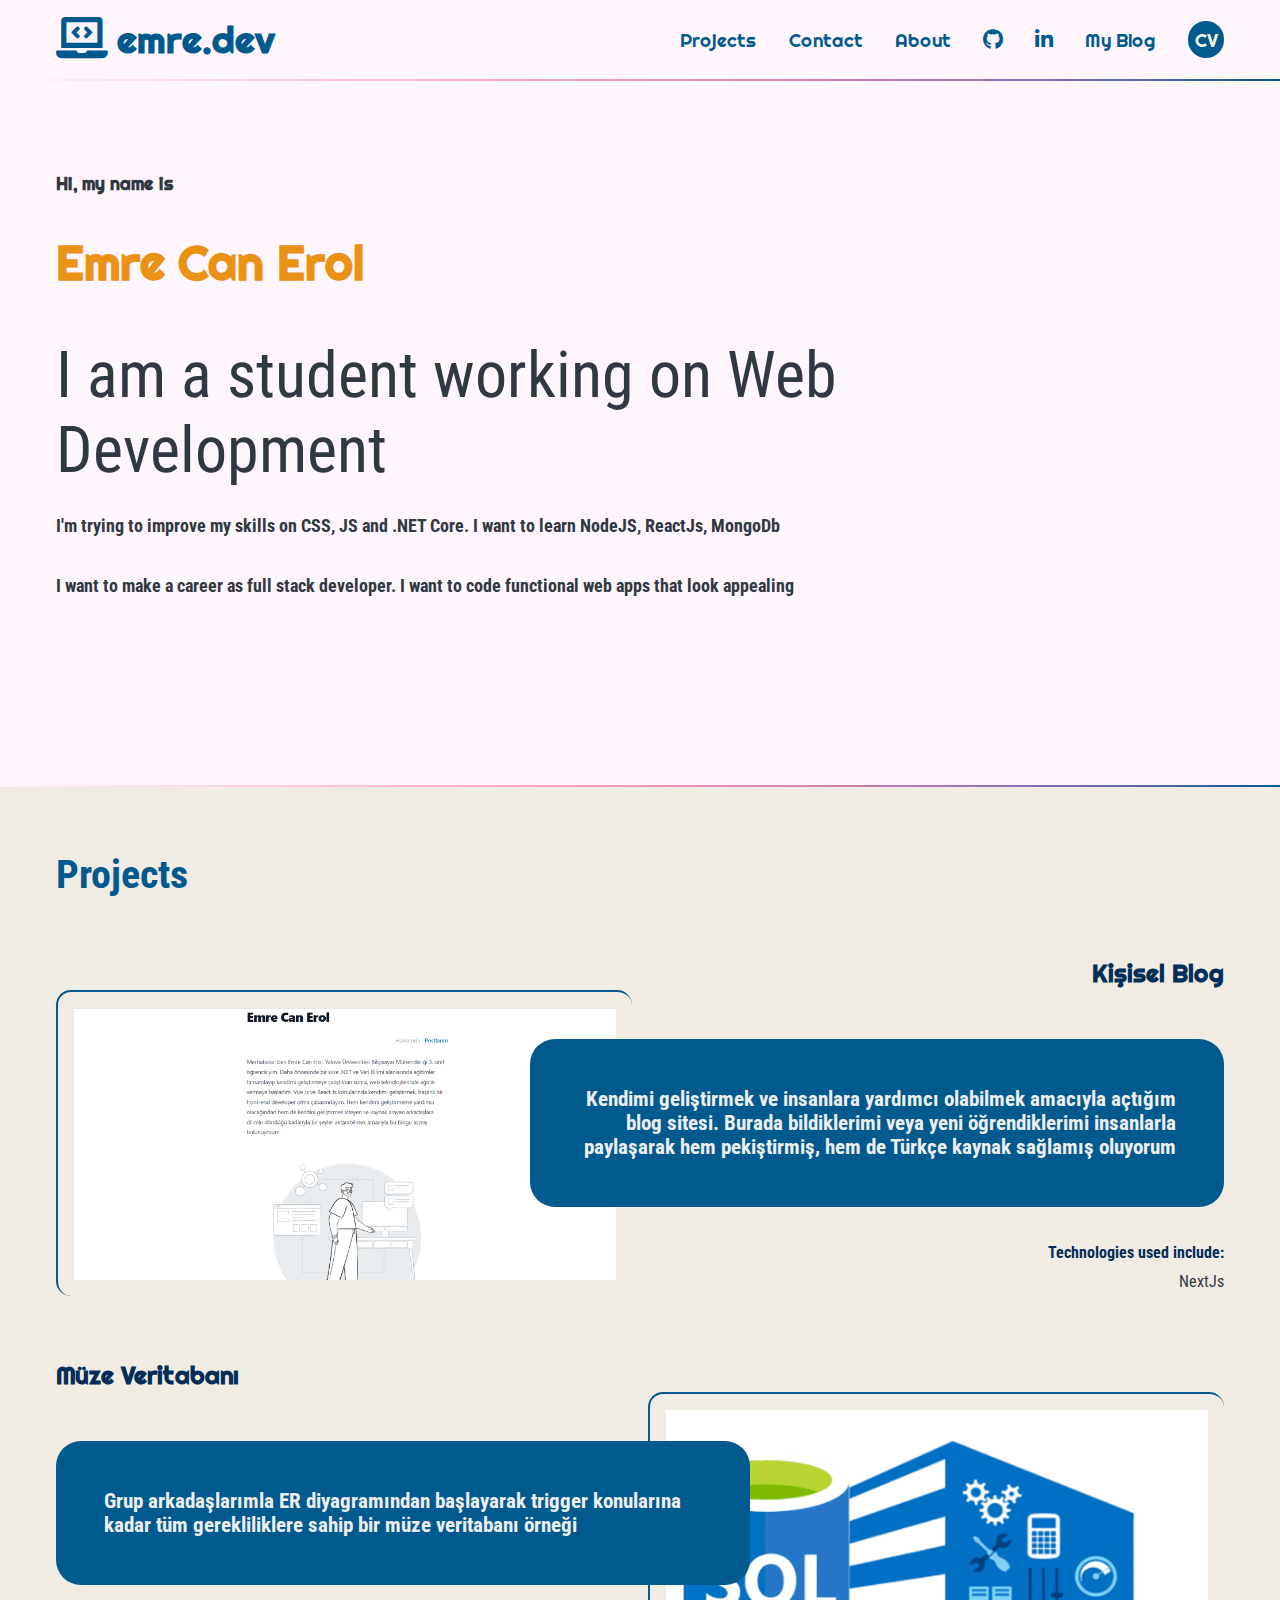
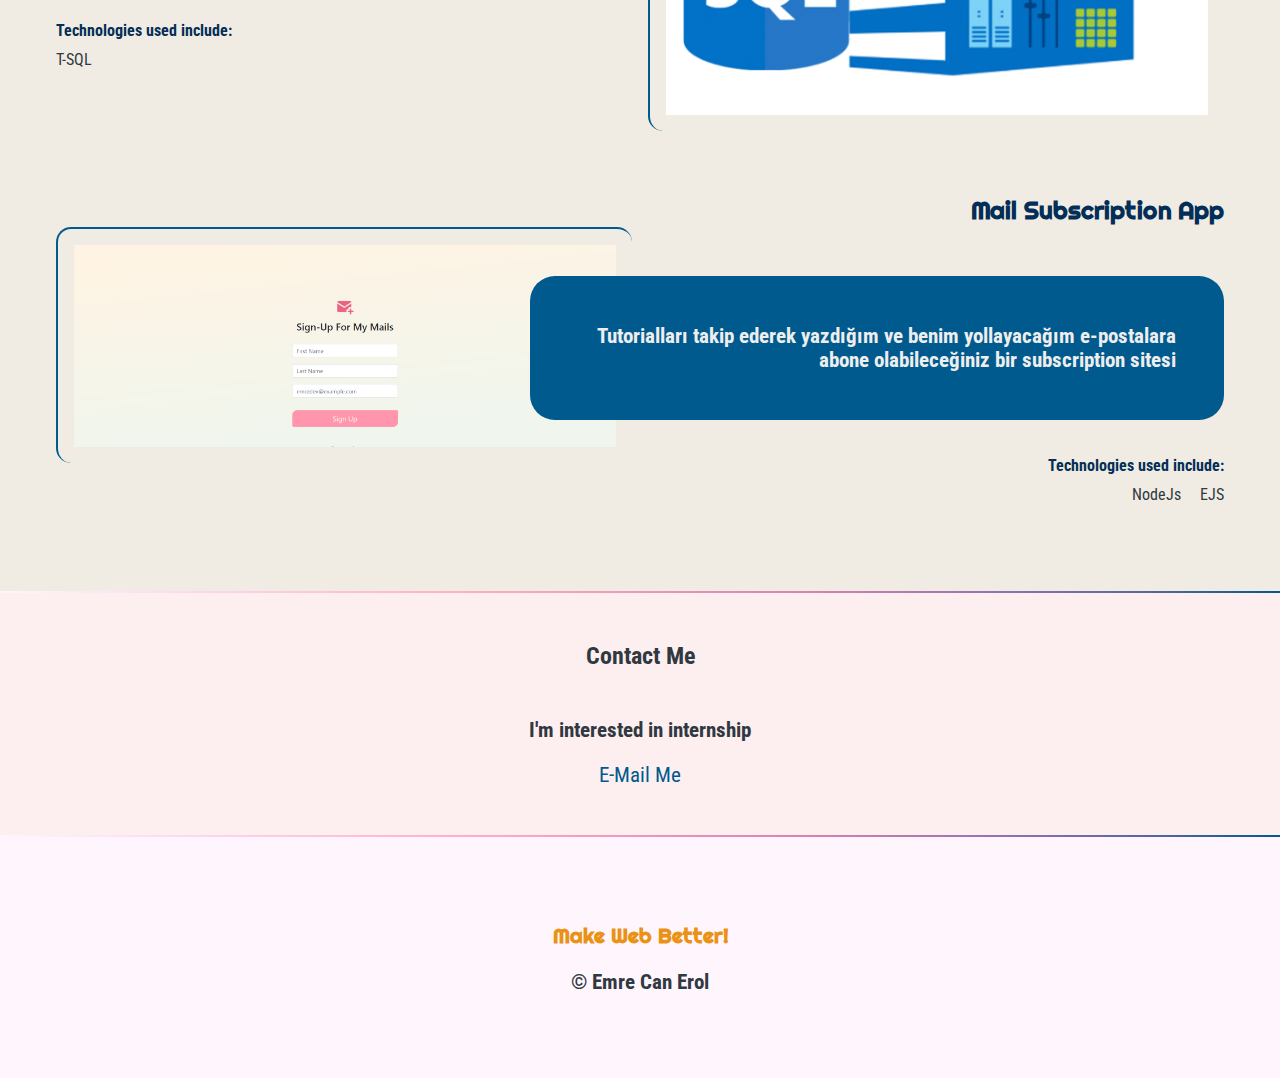
<file: index.html>
<!DOCTYPE html>
<html lang="en">
<head>
    <meta charset="UTF-8">
    <meta http-equiv="X-UA-Compatible" content="IE=edge">
    <meta name="viewport" content="width=device-width, initial-scale=1.0">
    <link rel="preconnect" href="https://fonts.googleapis.com">
    <link rel="preconnect" href="https://fonts.gstatic.com" crossorigin>
    <link href="https://fonts.googleapis.com/css2?family=Righteous&family=Roboto+Condensed:wght@300&display=swap" rel="stylesheet">
    <link rel="stylesheet" href="https://use.fontawesome.com/releases/v5.15.4/css/all.css">
    <link rel="stylesheet" href="./css/style.css">
    <title>Emre Can Erol</title>
</head>
<body>
    <nav>
        <ul>
            <li>
                <h1>
                    <a href="index.html">
                        <span class="fas fa-laptop-code" aria-hidden="true"></span>
                        <span>emre.dev</span>
                    </a>
                </h1>
            </li> 
            <li><a href="#projects">Projects</a></li>
            <li><a href="#contact">Contact</a></li>
            <li><a href="about.html">About</a></li>
            
            <li><a href="https://github.com/emrerol" target="_blank"> <i class="fab fa-github"></i><span class="sr-only" aria-hidden="true">GitHub</span></a></li>
            
            <li><a href="https://www.linkedin.com/in/emre-can-erol-b62ba0173/" target="_blank"><i class="fab fa-linkedin-in"></i> <span class="sr-only" aria-hidden="true">LinkedIn</span></a></li>
            <li><a href="https://emrerolblog.vercel.app/" target="_blank">My Blog</a></li>

            <li><a href="https://dl.dropboxusercontent.com/s/xr59biryh8d542l/EmreCanErolCv.pdf?dl=0" download="EmreCanErolCv.pdf" class="button" >CV</a></li>
        </ul>
    </nav>
    <div class="gradient"></div>
    <section id="intro">
            <p class="name">Hi, my name is <span>Emre Can Erol</span></p>
            <h2>I am a student working on Web Development</h2>
            <p>I'm trying to improve my skills on CSS, JS and .NET Core. I want to learn NodeJS, ReactJs, MongoDb
            </p>
            <p>I want to make a career as full stack developer. I want to code functional web apps that look appealing</p>
    </section>
    <div class="gradient"></div>
    <div class="project-section-div">
        <section id="projects">
            <h2>Projects</h2>
            <article > 
                <div class="text">
                    <h3>Kişisel Blog</h3>
                    <p class="pbox">Kendimi geliştirmek ve insanlara yardımcı olabilmek amacıyla açtığım blog sitesi. Burada bildiklerimi veya yeni öğrendiklerimi insanlarla paylaşarak hem pekiştirmiş, hem de Türkçe kaynak sağlamış oluyorum</p>
                    <h4>Technologies used include:</h4>
                    <ul>
                        <li>NextJs</li>
                    </ul>
                </div>  
                <img class="project-img" src="./img/Project1.png">
            </article>
            <article class="reverse">
                <div class="text">
                    <h3>Müze Veritabanı</h3>
                    <p class="pbox">Grup arkadaşlarımla ER diyagramından başlayarak trigger konularına kadar tüm gerekliliklere sahip bir müze veritabanı örneği</p>
                    <h4>Technologies used include:</h4>
                    <ul>
                        <li>T-SQL</li>
                    </ul>
                </div>  
                <img class="project-img" src="./img/project2.png">
            </article>
            <article>
                <div class="text">
                    <h3>Mail Subscription App</h3>
                    <p class="pbox">Tutorialları takip ederek yazdığım ve benim yollayacağım e-postalara abone olabileceğiniz bir subscription sitesi</p>
                    <h4>Technologies used include:</h4>
                    <ul>
                        <li>NodeJs</li>
                        <li>EJS</li>
                    </ul>
                </div>
                <img class="project-img" src="./img/project4.png">
            </article>
        </section>
    </div>
    <div class="gradient"></div>
    <div class="contact-bgcolor">
        <section id="contact">
                <h3>Contact Me</h3>
                <p>I'm interested in internship</p>
                    <li><a href="mailto:erolemrecan@outlook.com" class="emailBtn">
                        <span >E-Mail Me</span>
                    </a></li>                    
        </section>
    </div>
</body>
<div class="gradient"></div>
<footer>
    <p class="ftrP">Make Web Better!</p>
    <p>&copy; Emre Can Erol</p>
</footer>
</html>
</file>
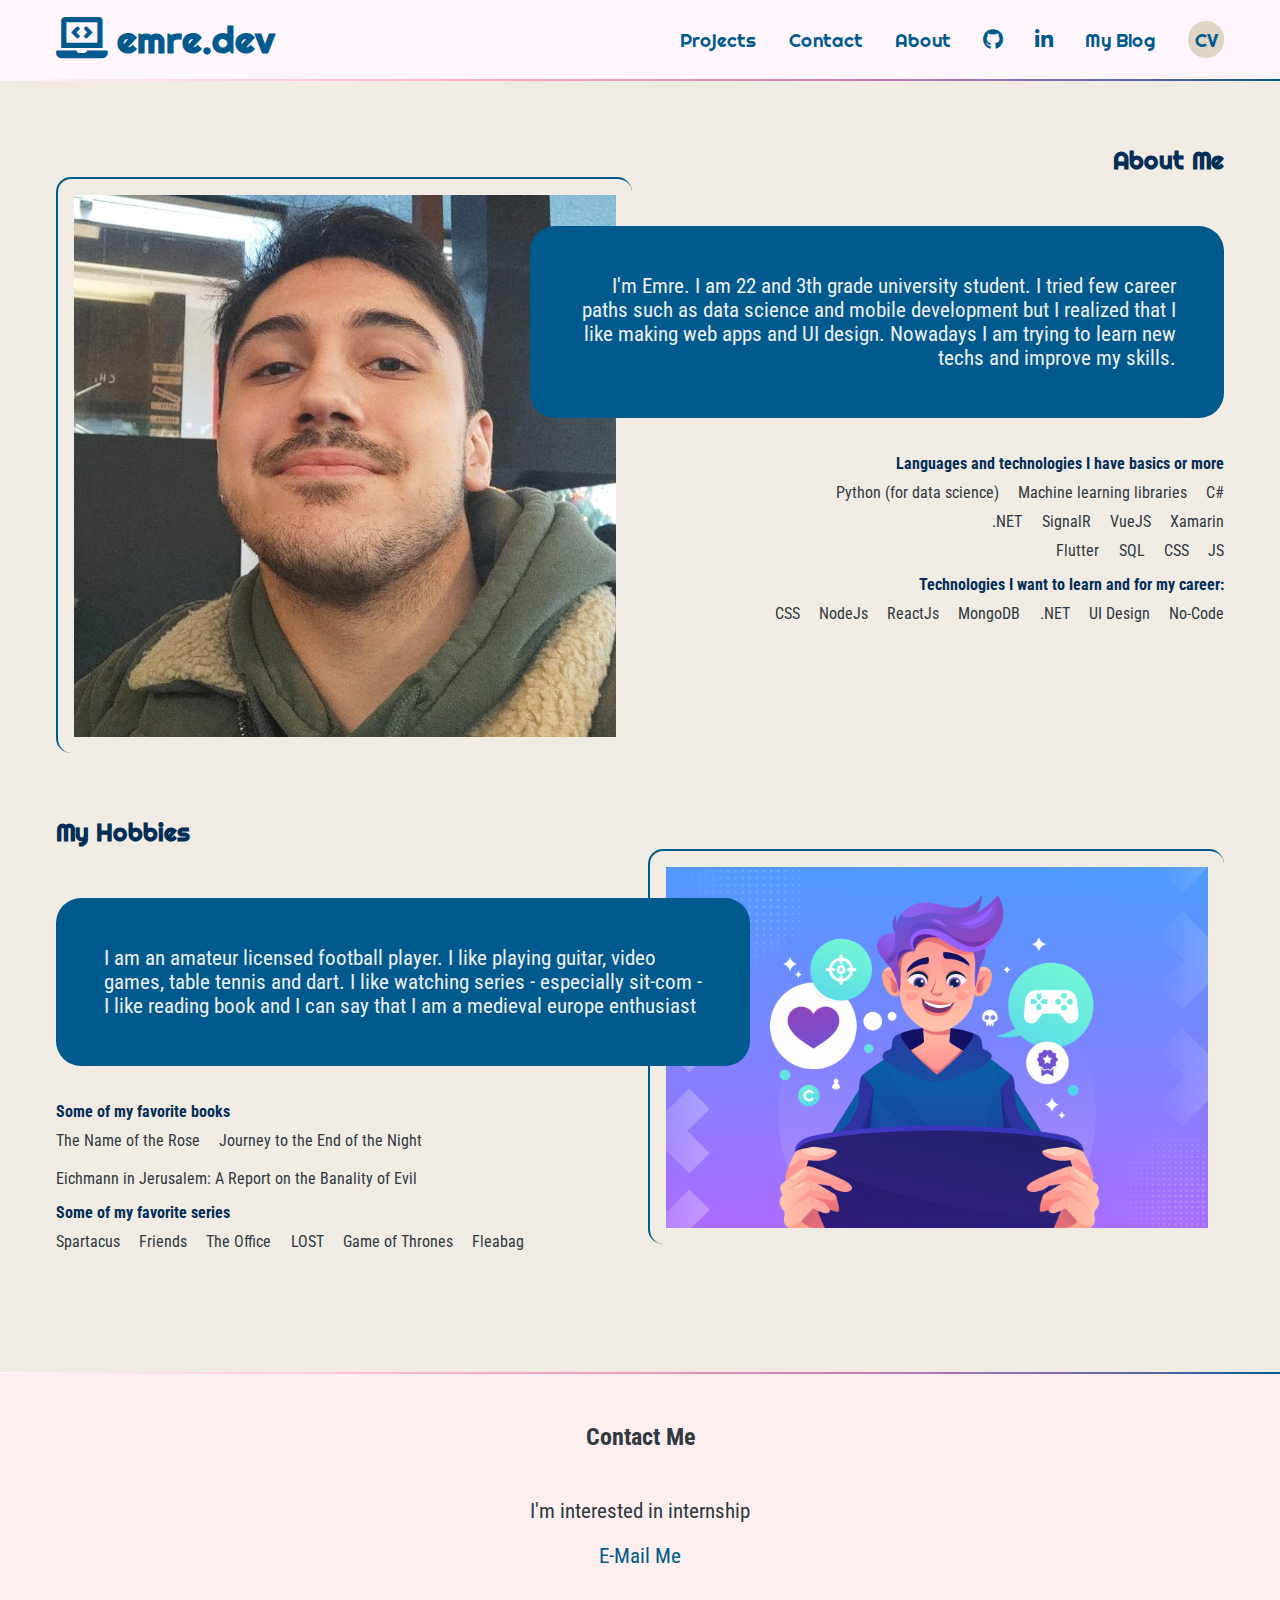
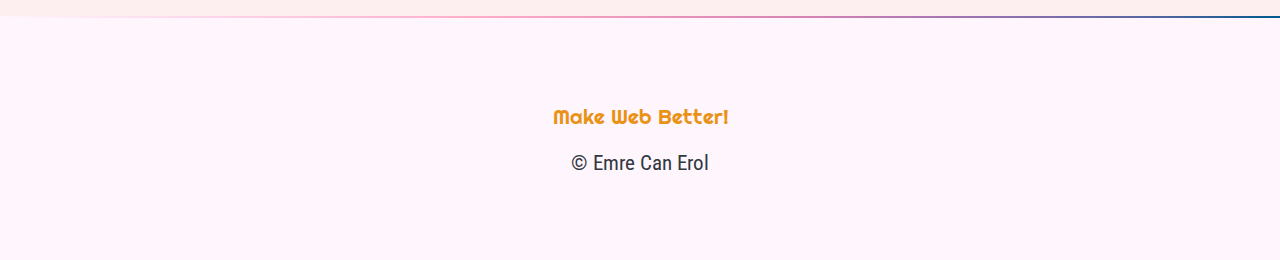
<file: about.html>
<!DOCTYPE html>
<html lang="en">
<head>
    <meta charset="UTF-8">
    <meta http-equiv="X-UA-Compatible" content="IE=edge">
    <meta name="viewport" content="width=device-width, initial-scale=1.0">
    <link rel="preconnect" href="https://fonts.googleapis.com">
    <link rel="preconnect" href="https://fonts.gstatic.com" crossorigin>
    <link href="https://fonts.googleapis.com/css2?family=Righteous&family=Roboto+Condensed:wght@300&display=swap" rel="stylesheet">
    <link rel="stylesheet" href="https://use.fontawesome.com/releases/v5.15.4/css/all.css">
    <link rel="stylesheet" href="./css/aboutstyle.css">
    <title>emre.dev</title>
</head>
<body>
    <nav>
        <ul>
            <li>
                <h1>
                    <a href="index.html">
                        <span class="fas fa-laptop-code" aria-hidden="true"></span>
                        <span>emre.dev</span>
                    </a>
                </h1>
            </li> 
            <li><a href="./index.html#projects">Projects</a></li>
            <li><a href="#contact">Contact</a></li>
            <li><a href="about.html">About</a></li>
            
            <li><a href="https://github.com/emrerol" target="_blank"> <i class="fab fa-github"></i><span class="sr-only" aria-hidden="true">GitHub</span></a></li>
            
            <li><a href="https://www.linkedin.com/in/emre-can-erol-b62ba0173/" target="_blank"><i class="fab fa-linkedin-in"></i> <span class="sr-only" aria-hidden="true">LinkedIn</span></a></li>
            <li><a href="https://dev.to/emrerol" target="_blank">My Blog</a></li>

            <li><a href="" class="button">CV</a></li>
        </ul>
    </nav>
    <div class="gradient"></div>
    <div class="about-section-div">
        <section id="abouts">
            <article > 
                <div class="text">
                    <h3>About Me</h3>
                    <p class="pbox">I'm Emre. I am 22 and 3th grade university student. I tried few career paths such as data science and mobile development but I realized that I like making web apps and UI design. Nowadays I am trying to learn new techs and improve my skills. </p>
                    <h4>Languages and technologies I have basics or more</h4>
                    <ul>
                        <li>Python (for data science)</li>
                        <li>Machine learning libraries</li>        
                        <li>C#</li>
                    </ul>
                    <ul>
                        <li>.NET</li> 
                        <li>SignalR</li>
                        <li>VueJS</li>
                        <li>Xamarin</li>             
                    </ul>
                    <ul>
                        <li>Flutter</li>
                        <li>SQL</li>
                        <li>CSS</li> 
                        <li>JS</li>
                    </ul>
                    <h4>Technologies I want to learn and for my career:</h4>
                    <ul>
                        <li>CSS</li>
                        <li>NodeJs</li>
                        <li>ReactJs</li>
                        <li>MongoDB</li>
                        <li>.NET</li>
                        <li>UI Design</li>
                        <li>No-Code</li>
                    </ul>
                </div>  
                <img class="about-img" src="./img/emre.jpg">
            </article>
            <article class="reverse">
                <div class="text">
                    <h3>My Hobbies</h3>
                    <p class="pbox">I am an amateur licensed football player. I like playing guitar, video games, table tennis and dart. I like watching series - especially sit-com - I like reading book and I can say that I am a medieval europe enthusiast</p>
                    <h4>Some of my favorite books</h4>
                    <ul>
                        <li>The Name of the Rose</li>
                        <li>Journey to the End of the Night</li>
                        <li>Eichmann in Jerusalem: A Report on the Banality of Evil</li>
                    </ul>
                    <h4>Some of my favorite series</h4>
                    <ul>
                        <li>Spartacus</li>
                        <li>Friends</li>
                        <li>The Office</li>
                        <li>LOST</li>
                        <li>Game of Thrones</li>
                        <li>Fleabag</li>
                    </ul>
                </div>  
                <img class="about-img" src="./img/hobbie.jpg">
            </article>
        </section>
    </div>
    <div class="gradient"></div>
    <div class="contact-bgcolor">
        <section id="contact">
                <h3>Contact Me</h3>
                <p>I'm interested in internship</p>
                    <li><a href="mailto:erolemrecan@outlook.com" class="emailBtn">
                        <span >E-Mail Me</span>
                    </a></li>                    
        </section>
    </div>
</body>
<div class="gradient"></div>
<footer>
    <p class="ftrP">Make Web Better!</p>
    <p>&copy; Emre Can Erol</p>
    
</footer>
</html>
</file>
<file: css/style.css>
:root{
    --gray: #303841;
    --lightergray: #3A4750;
    --orange: #EA9215;
    --white:#EEEEEE;
    --whiterwhite : #FFF5FD;
    --pink: #FF96AD;
    --blue:#005A8D;
    --darkblue: #022E57;
    --beige: #DED5C4;
    --lightyellow:#FFF1BC;
    --lighterblue: #7986C7;
    --projectsclr:#F0ECE3;
    --righteous: 'Righteous', cursive;
    --roboto: 'Roboto Condensed', sans-serif;
    --font-size: 1.3rem;
}

*::selection{
    color: var(--orange);
}

html{
    box-sizing: border-box;
}

*,
*::before,
*::after{
    box-sizing: inherit;
}


body{
    padding: 0;
    margin: 0;
    font-family: var(--roboto);
    background-color: var(--whiterwhite);
    font-size: var(--font-size);
    color: var(--gray);
}

h1, h2, h3{
    margin: 0;
}

p{
    font-weight: 700;
}

h4{
    padding-top: 15px;
}

/*intro section*/

#intro{
    padding: 4rem 10rem 10rem 1rem;
    max-width: 1200px;
    margin: 0 auto;
}

#intro p{
    font-size: 1.1rem;
    line-height: 2.4;
}

#intro .name{
    font-family: var(--righteous);
}

.name span{
    color: var(--orange) ;
    font-size: 3rem;
    font-family: var(--righteous);
    display: block;
}

#intro h2{
    font-size: 4rem;
    font-weight: normal;
}

/* NavBar */

nav{
    font-family: var(--righteous);
    font-size:90%; 
    padding: 1rem;
    
}



nav li .navName {
    font-family: var(--righteous);
    color: var(--blue);

}

nav ul {
    list-style-type: none;
    padding: 0;
    margin: 0;
    display: flex;
    flex-flow: row wrap;
    justify-content:center;
    align-items:center;
    gap: 2rem;
}

nav li:first-child{
    flex-basis: 100%;
    text-align: center;  
}

nav [class*="fa-"]{
    color: var(--blue);
    font-size: 110%;
}

nav a {
    color: var(--blue);
    text-decoration: none;
    display: block;
}

nav a:hover,
nav [class*="fa-"]:hover{
    color: var(--pink);
}

.button {
    background-color: var(--blue);
    padding: 0.4rem;
    border-radius: 50px;
    color:beige;
}

.button:hover{
    background-color: var(--beige);
    color: var(--blue);
}

@media (min-width:850px){

    nav {
        max-width: 1200px;
        margin: 0 auto;
    }

    nav li:first-child{
        flex-basis: auto;
        text-align: left;
        margin-right: auto;
    }



}

/* footer */

footer {
    text-align: center;
    padding: 4rem 0;
}

footer ul{
    list-style-type:none;
    padding: 0;
    margin: 3rem 0;
    display: flex;
    flex-flow: row wrap;
    justify-content: center;
    gap: 2rem;
    font-size: 1.5rem;
}

footer [class*="fa-"]{
    color: var(--blue);
    font-size: 110%;
}

footer a {
    color: var(--blue);
    text-decoration: none;
    display: block;
}

footer a:hover,
footer [class*="fa-"]:hover{
    color: var(--pink);
}

.ftrP {
    color: var(--orange);
    font-family: var(--righteous);
}

/*Projects*/

.project-section-div{
    background-color: var(--projectsclr);
}

.project-img{
    width: 100%;
    margin: 2rem 0 4rem 0;
    border-radius: 15px;
    border-left: 2px solid var(--blue);
    border-top: 2px solid var(--blue);
    padding: 1rem;
}

#projects{
    padding: 4rem 1rem;
}

#projects h2 {
    color: var(--blue);
    font-size: 2.5rem;
    margin-bottom: calc(2.5rem * 1.5);
}

#projects h3{
    color: var(--darkblue);
    font-family: var(--righteous);
}


#projects h4{
    color: var(--darkblue);
    font-size: 1rem;
    margin: 0;
}

.pbox{
    background-color:var(--blue);
    color: var(--white);
    padding: 3rem;
    margin-top: 50px;
    border-radius: 25px;
    font-size: 1.3rem;
}

#projects ul{
    list-style-type: none;
    padding: 0;
    margin: 0;
    display: flex;
    flex-flow: row wrap;
    justify-content: flex-start;
    gap: 1.2rem;
    font-size: 1rem;
}

@media (min-width:550px){
    article{
        display: grid;
        grid-template-columns: repeat(10,1fr);
        gap: 1rem;
    }

    #projects{
        max-width: 1200px;
        margin: 0 auto;
    }

    .project-img{
        grid-column: 1/6;
        grid-row: 1/2;
    }
    .text{
        grid-column: 5/11;
        grid-row:1/2;
        order: 2;
        text-align: right;
    }

    #projects ul {
        justify-content: flex-end;
        padding-top: 10px;
    }

    #projects .reverse .text{
        grid-column: 1/7;
        order: 2;
        text-align: left;
        
    }

    .reverse .project-img{
        width: 100%;
        margin: 2rem 0 4rem 0;
        border-radius: 15px;
        border-left: 2px solid var(--blue);
        border-top: 2px solid var(--blue);
        padding: 1rem;
        grid-column: 6/11;
        grid-row: 1/2;
    }

    #projects .reverse ul{
        justify-content: flex-start;
    }

    
}






/* Contact */

.contact-bgcolor{
    background-color:#FDEFEF;
}

.gradient{
    background-image: linear-gradient(to left, #005a8d, #4f65a0, #806ead, #ac77b3, #d482b3, #e390b9, #f19fc0, #ffaec8, #fec0da, #fdd2e8, #fde4f4, #fff5fd);
    height: 2px;
}

#contact {
    text-align: center;
    width: 400px;
    margin: 0 auto;
    padding: 3rem 0;
    
}

#contact p{
    margin-top: 3rem;
}

#contact li{
    list-style-type: none;
}

#contact a{
    color: var(--blue);
    text-align: center;
    text-decoration: none;

}

#contact a:hover{
    list-style-type: none;
    color: var(--lighterblue)
}
</file>
<file: css/aboutstyle.css>
:root{
    --gray: #303841;
    --lightergray: #3A4750;
    --orange: #EA9215;
    --white:#EEEEEE;
    --whiterwhite : #FFF5FD;
    --pink: #FF96AD;
    --blue:#005A8D;
    --darkblue: #022E57;
    --beige: #DED5C4;
    --lightyellow:#FFF1BC;
    --lighterblue: #7986C7;
    --projectsclr:#F0ECE3;
    --righteous: 'Righteous', cursive;
    --roboto: 'Roboto Condensed', sans-serif;
    --font-size: 1.3rem;
}

html{
    box-sizing: border-box;
}

*,
*::before,
*::after{
    box-sizing: inherit;
}


body{
    padding: 0;
    margin: 0;
    font-family: var(--roboto);
    background-color: var(--whiterwhite);
    font-size: var(--font-size);
    color: var(--gray);
}



h1, h2, h3{
    margin: 0;
}

h4{
    padding-top: 15px;
}

/* NavBar */

nav{
    font-family: var(--righteous);
    font-size:90%; 
    padding: 1rem;
    
}



nav li .navName {
    font-family: var(--righteous);
    color: var(--blue);
}

nav ul {
    list-style-type: none;
    padding: 0;
    margin: 0;
    display: flex;
    flex-flow: row wrap;
    justify-content:center;
    align-items:center;
    gap: 2rem;
}

nav li:first-child{
    flex-basis: 100%;
    text-align: center;  
}

nav [class*="fa-"]{
    color: var(--blue);
    font-size: 110%;
}

nav a {
    color: var(--blue);
    text-decoration: none;
    display: block;
}

nav a:hover,
nav [class*="fa-"]:hover{
    color: var(--pink);
}

.button {
    background-color: var(--beige);
    padding: 0.4rem;
    border-radius: 50px;
}

.button:hover{
    background-color: var(--blue);
    color: var(--beige);
}

@media (min-width:850px){

    nav {
        max-width: 1200px;
        margin: 0 auto;
    }

    nav li:first-child{
        flex-basis: auto;
        text-align: left;
        margin-right: auto;
    }



}

/* footer */

footer {
    text-align: center;
    padding: 4rem 0;
}

footer ul{
    list-style-type:none;
    padding: 0;
    margin: 3rem 0;
    display: flex;
    flex-flow: row wrap;
    justify-content: center;
    gap: 2rem;
    font-size: 1.5rem;
}

footer [class*="fa-"]{
    color: var(--blue);
    font-size: 110%;
}

footer a {
    color: var(--blue);
    text-decoration: none;
    display: block;
}

footer a:hover,
footer [class*="fa-"]:hover{
    color: var(--pink);
}

.ftrP {
    color: var(--orange);
    font-family: var(--righteous);
}

/*Projects*/

.about-section-div{
    background-color: var(--projectsclr);
}

.about-img{
    width: 100%;
    margin: 2rem 0 4rem 0;
    border-radius: 15px;
    border-left: 2px solid var(--blue);
    border-top: 2px solid var(--blue);
    padding: 1rem;
}

#abouts{
    padding: 4rem 1rem;
}

#abouts h2 {
    color: var(--blue);
    font-size: 2.5rem;
    margin-bottom: calc(2.5rem * 1.5);
}

#abouts h3{
    color: var(--darkblue);
    font-family: var(--righteous);
}


#abouts h4{
    color: var(--darkblue);
    font-size: 1rem;
    margin: 0;
}

.pbox{
    background-color:var(--blue);
    color: var(--white);
    padding: 3rem;
    margin-top: 50px;
    border-radius: 25px;
    font-size: 1.3rem;
}

#abouts ul{
    list-style-type: none;
    padding: 0;
    margin: 0;
    display: flex;
    flex-flow: row wrap;
    justify-content: flex-start;
    gap: 1.2rem;
    font-size: 1rem;
}

@media (min-width:550px){
    article{
        display: grid;
        grid-template-columns: repeat(10,1fr);
        gap: 1rem;
    }

    #abouts{
        max-width: 1200px;
        margin: 0 auto;
    }

    .about-img{
        grid-column: 1/6;
        grid-row: 1/2;
    }
    .text{
        grid-column: 5/11;
        grid-row:1/2;
        order: 2;
        text-align: right;
    }

    #abouts ul {
        justify-content: flex-end;
        padding-top: 10px;
    }

    #abouts .reverse .text{
        grid-column: 1/7;
        order: 2;
        text-align: left;
        
    }

    .reverse .about-img{
        width: 100%;
        margin: 2rem 0 4rem 0;
        border-radius: 15px;
        border-left: 2px solid var(--blue);
        border-top: 2px solid var(--blue);
        padding: 1rem;
        grid-column: 6/11;
        grid-row: 1/2;
    }

    #abouts .reverse ul{
        justify-content: flex-start;
    }

    
}






/* Contact */

.contact-bgcolor{
    background-color:#FDEFEF;
}

.gradient{
    background-image: linear-gradient(to left, #005a8d, #4f65a0, #806ead, #ac77b3, #d482b3, #e390b9, #f19fc0, #ffaec8, #fec0da, #fdd2e8, #fde4f4, #fff5fd);
    height: 2px;
}

#contact {
    text-align: center;
    width: 400px;
    margin: 0 auto;
    padding: 3rem 0;
    
}

#contact p{
    margin-top: 3rem;
}

#contact li{
    list-style-type: none;
}

#contact a{
    color: var(--blue);
    text-align: center;
    text-decoration: none;

}

#contact a:hover{
    list-style-type: none;
    color: var(--lighterblue)
}
</file>
